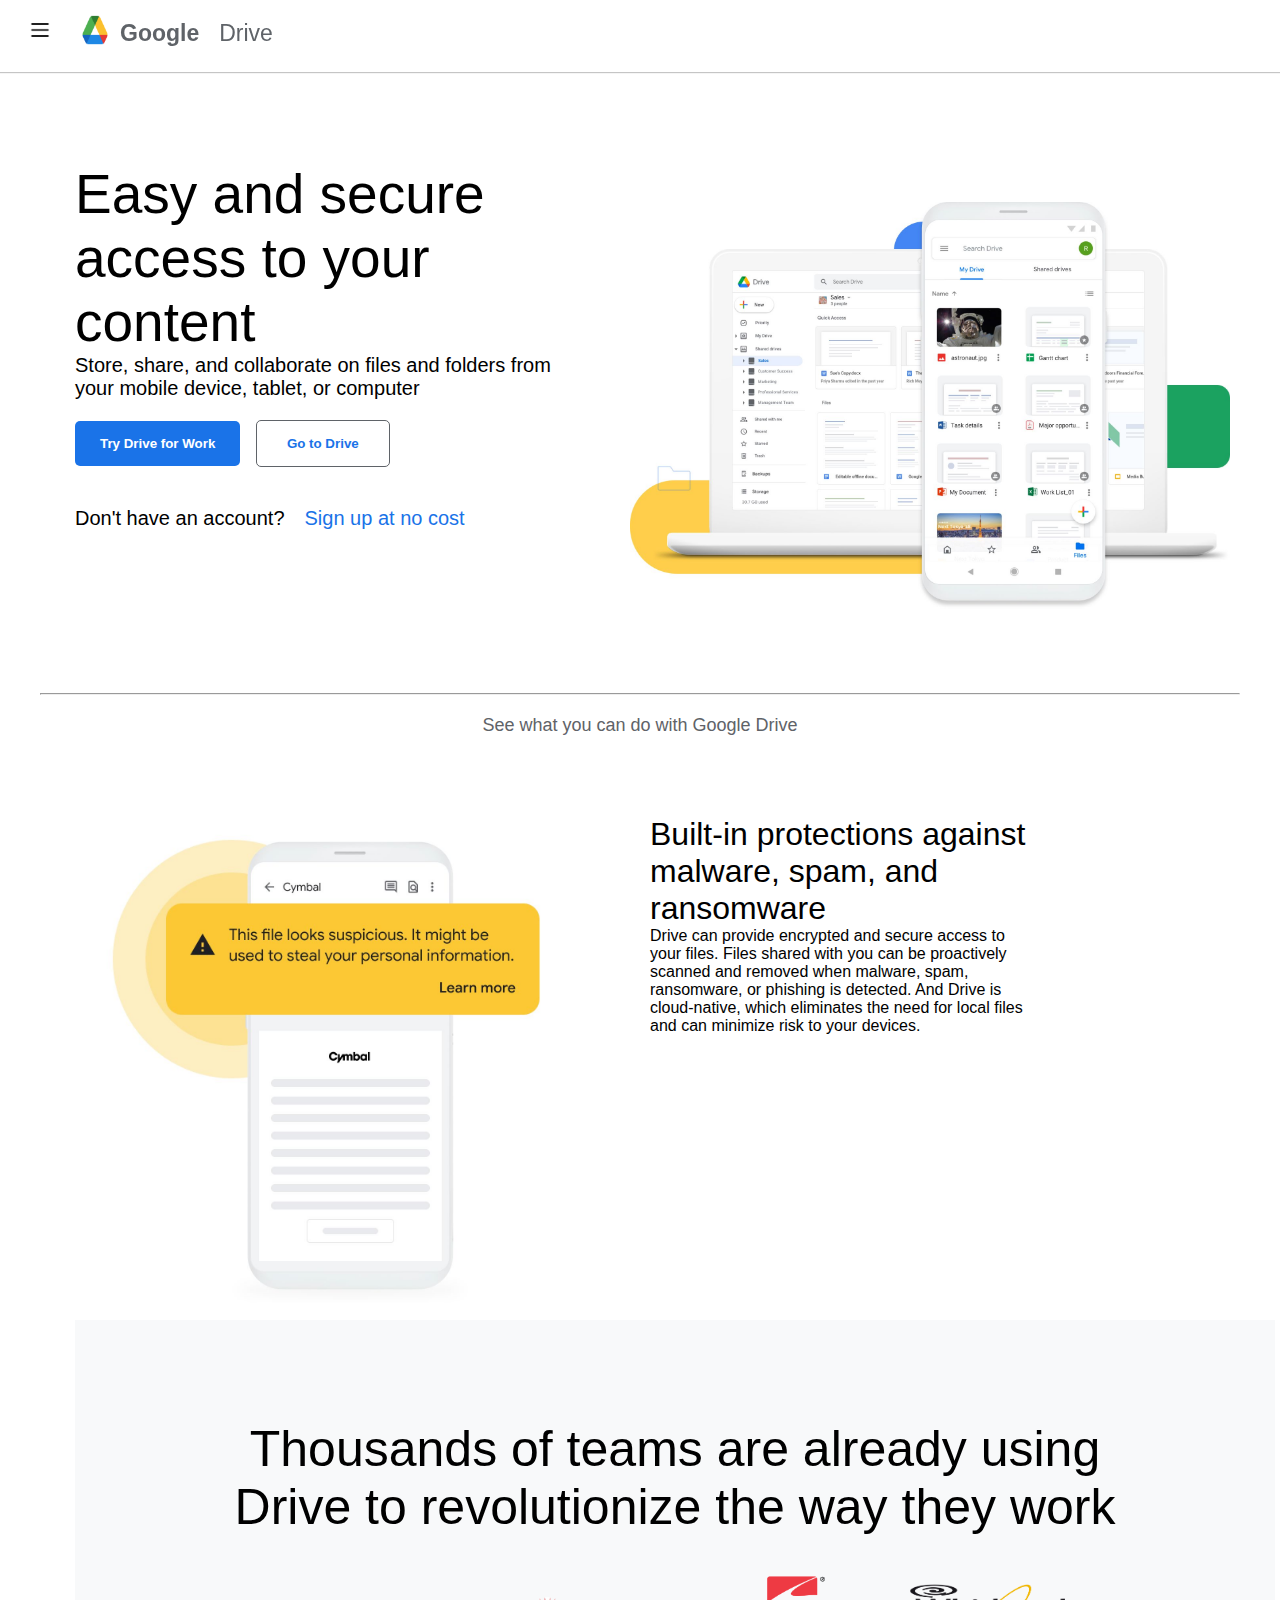
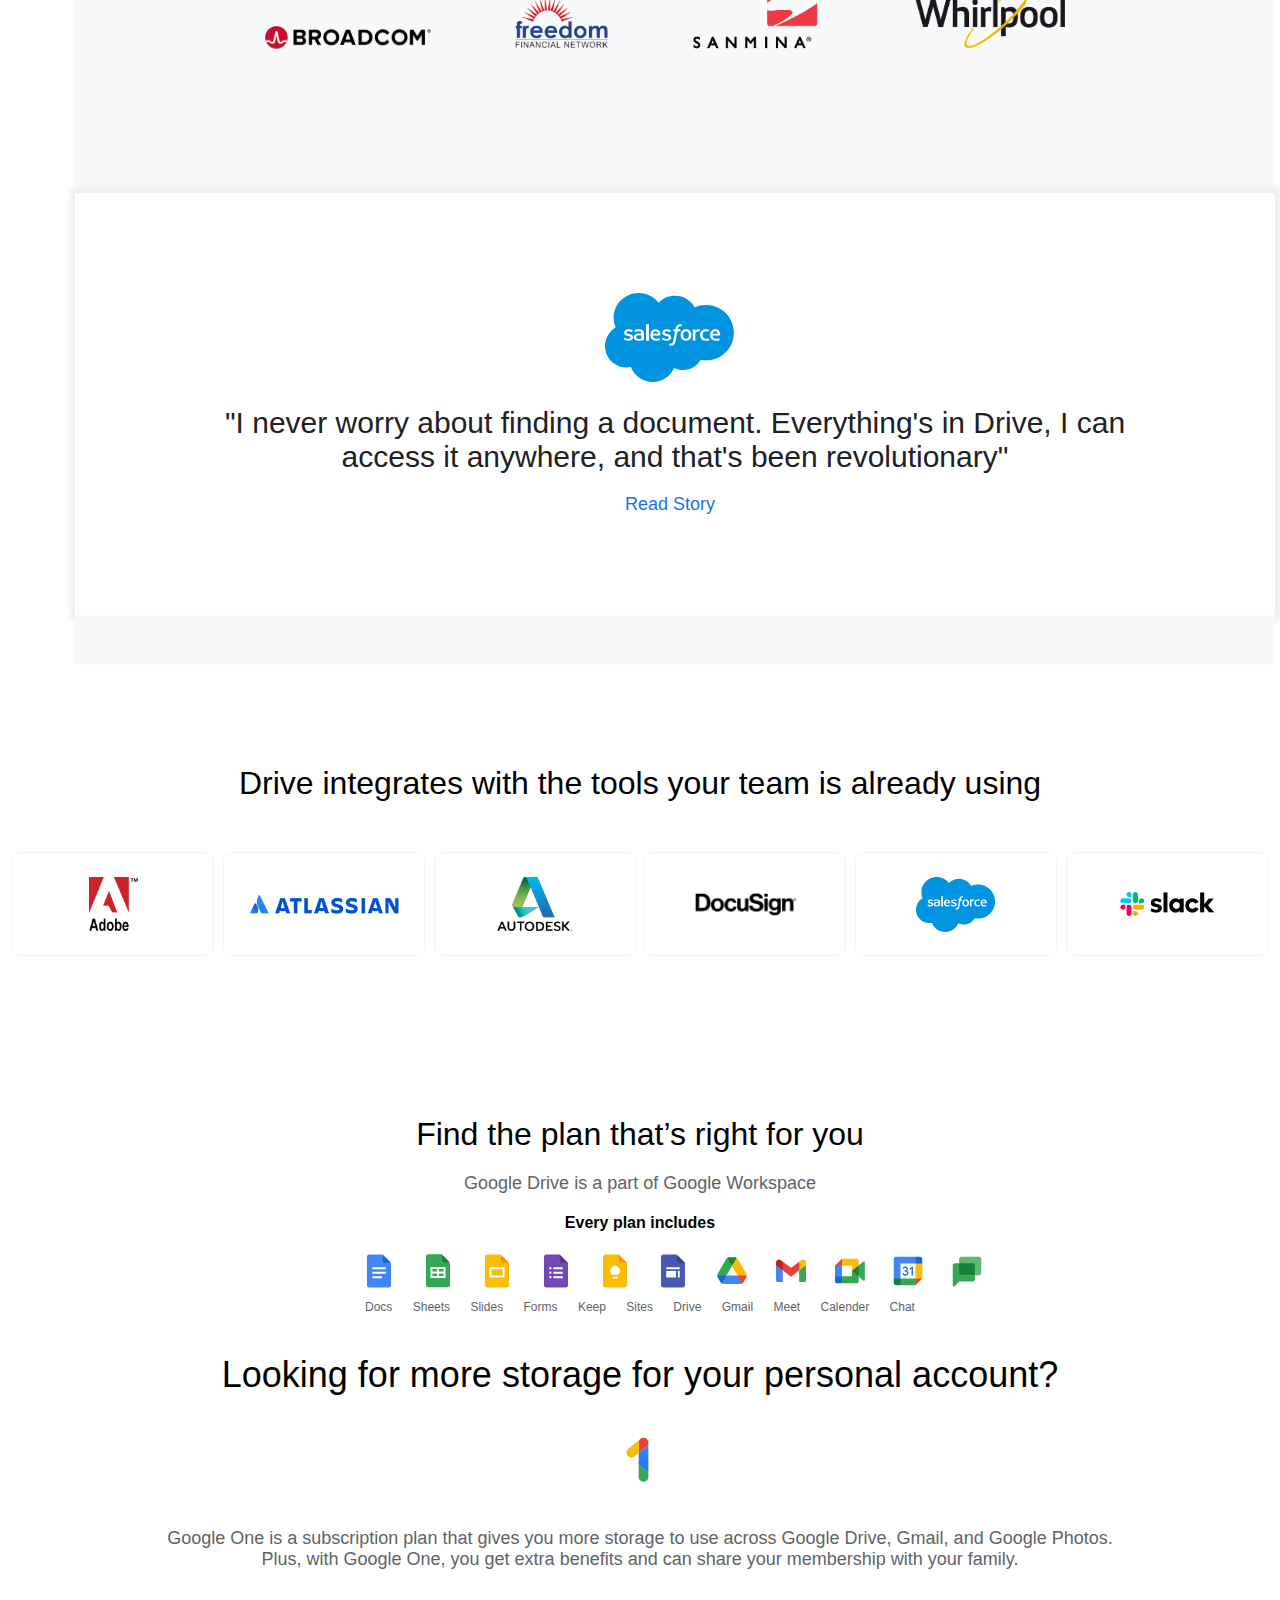
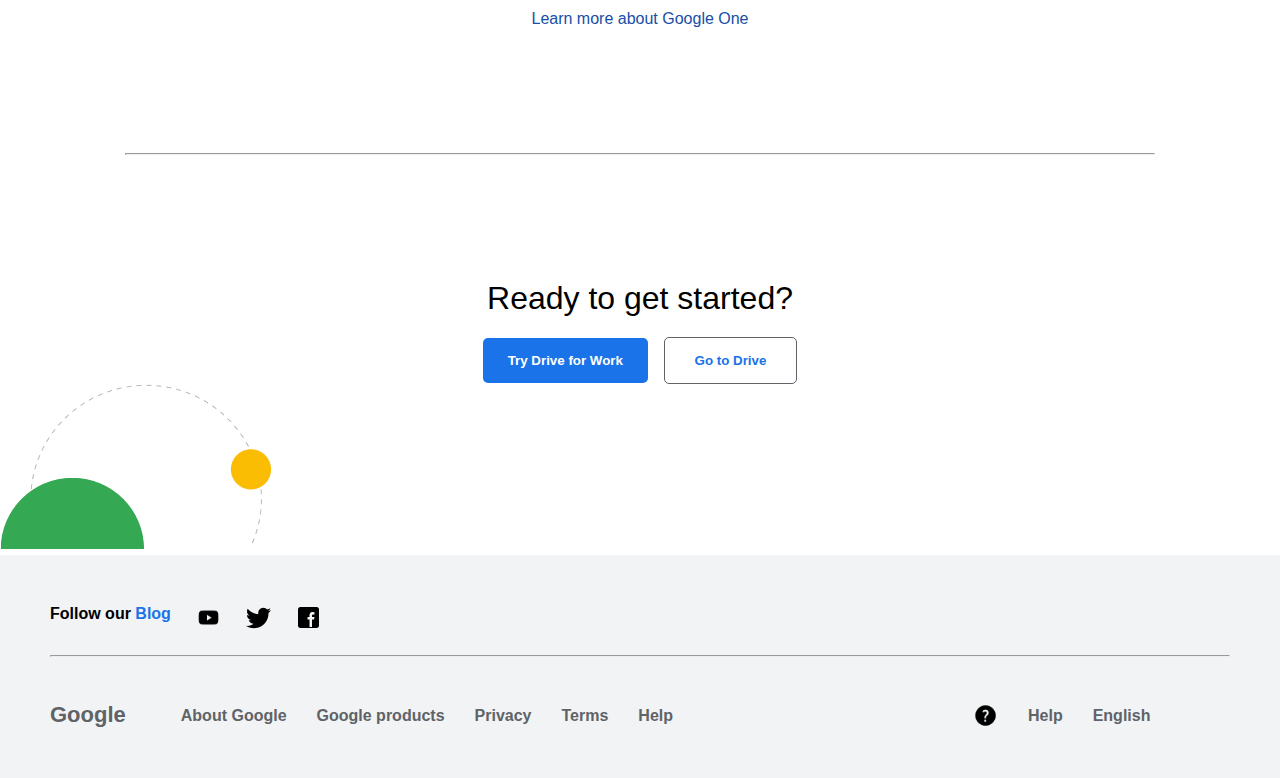
<file: Google drive/index.html>
<!DOCTYPE html>
<html lang="en">
<head>
    <meta charset="UTF-8">
    <meta name="viewport" content="width=device-width, initial-scale=1.0">
    <title>Document</title>
    <link rel="stylesheet" href="styles.css">
</head>
<body>
    <nav>
        <div class="hamburger">
            <img src="icons8-menu-50.png" alt="">
        </div>
        <div class="google-logo">
            <img src="icons8-google-drive-48.png" alt="google-logo">
            <div class="google-logo-text">
                <p class="google-logo-text-p1">Google</p>
                <p class="google-logo-text-p2">Drive</p>
            </div>
        </div>
    </nav>

    <hr>
    <div class="section-two">
        <div class="section-two-p1">
            <h1>Easy and secure access to your content</h1>
            <p class="section-two-text">Store, share, and collaborate on files and folders from your mobile device, tablet, or computer</p>
            <div class="section-two-btn">
                <button class="try-drive">Try Drive for Work</button>
                <button class="go-drive">Go to Drive</button>
            </div>
            <div class="sign-up">
                <p>Don't have an account?</p>
                <p class="no-cost">Sign up at no cost</p>
            </div>
        </div>
        <div>
        <img src="Google_Drive_img1.jpg" alt="">
        </div>
    </div>

    <div class="horizontal">
        <hr>
        <div class="horizontal-text">
            <p>See what you can do with Google Drive</p>
        </div>
    </div>

    <div class="section-three">
        <div class="section-three-img">
            <img src="Google_Drive_img2.jpg" alt="">
        </div>
        <div class="section-three-text">
            <span>Built-in protections against malware, spam, and ransomware</span>
            <p>Drive can provide encrypted and secure access to your files. Files shared with you can be proactively scanned and removed when malware, spam, ransomware, or phishing is detected. And Drive is cloud-native, which eliminates the need for local files and can minimize risk to your devices.</p>
        </div>
    </div>

    <div class="section-four">
        <div class="section-four-text">
            <p>Thousands of teams are already using <br> Drive to revolutionize the way they work</p>
        </div>
        <div class="section-four-img">
            <div >
                <img src="Broadcom.svg" alt="">
                <img src="logo_Freedom.svg" alt="">
                <img src="logo_Sanmina.svg" alt="">
                <img src="logo_Whirlpool.svg" alt="">
            </div>
        </div>
    </div>
    <div class="section-four-p1">
        <div>
            <div class="section-four-p1-img">
                <img src="logo_Salesforce.svg" alt="">
            </div>
            <p>"I never worry about finding a document. Everything's in Drive, I can access it anywhere, and that's been revolutionary"</p>
            <span class="read">Read Story</span>
        </div>
    </div>
    <div class="section-four-">
    </div>
    <div class="integrates">
        <div>
            <p class="integrates-text">Drive integrates with the tools your team is already using</p>
        </div>
        <div class="integrates-img">
        <img src="logo-Adobe.svg" alt="">
        <img src="logo-Atlassian.svg" alt="">
        <img src="logo-Autodesk.svg" alt="">
        <img src="logo-Docusign.svg" alt="">
        <img src="logo-Salesforce.svg" alt="">
        <img src="logo-Slack.svg" alt="">
        </div>
    </div>

    <div class="section-five">
        <div class="section-five-text">
            <p class="section-five-head">Find the plan that’s right for you</p>
            <p class="section-five-subhead">Google Drive is a part of Google Workspace</p>
            <p class="section-five-minhead">Every plan includes</p>
        </div>
        <div class="section-five-img">
            <img src="docs.svg" alt="">
            <img src="sheets.svg" alt="">
            <img src="slides.svg" alt="">
            <img src="forms.svg" alt="">
            <img src="keep.svg" alt="">
            <img src="sites.svg" alt="">
            <img src="drive.svg" alt="">
            <img src="gmail.svg" alt="">
            <img src="meet.svg" alt="">
            <img src="calendar.svg" alt="">
            <img src="chat.svg" alt="">
        </div>
        <div class="section-five-list">
            <p>Docs</p>
            <p>Sheets</p>
            <p>Slides</p>
            <p>Forms</p>
            <p>Keep</p>
            <p>Sites</p>
            <p>Drive</p>
            <p>Gmail</p>
            <p>Meet</p>
            <p>Calender</p>
            <p>Chat</p>
        </div>
    </div>

    <div class="section-six">
        <div class="section-six-head">
            <p>Looking for more storage for your personal account?</p>
        </div>
        <div class="section-six-img">
            <img src="logo_one_color_1x_web_48dp.png" alt="">
        </div>
        <div class="section-six-text">
            <p>Google One is a subscription plan that gives you more storage to use across Google Drive, Gmail, and Google Photos. Plus, with Google One, you get extra benefits and can share your membership with your family.</p>
            <span>Learn more about Google One</span>
        </div>
    </div>
    <div class="line">
        <hr>
    </div>

    <div class="section-seven">
        <div class=" section-seven-text">
            <p>Ready to get started?</p>
        </div>
        <div class="section-two2">
            <div class="section-two-p12">
                <h1></h1>
                <p class=""></p>
                <div class="section-two-btn2">
                    <button class="try-drive2">Try Drive for Work</button>
                    <button class="go-drive2">Go to Drive</button>
                </div>
            </div>
        </div>
    </div>

    <img src="backgrong img.png" alt="">

    <footer>
        <div class="footer">
        <p>Follow our <span>Blog</span></p>
        <img src="icons8-youtube-64.png" alt="">
        <img src="icons8-twitter-50.png" alt="">
        <img src="icons8-facebook-50.png" alt="">
    </div>

    <hr>

    <div class="section-seven-end">
        <span>Google</span>
        <p>About Google</p>
        <p>Google products</p>
        <p>Privacy</p>
        <p>Terms</p>
        <p>Help</p>
        <div  class="end">
            <img src="icons8-question-mark-64.png" alt="">
            <p>Help</p>
            <p>English</p>
        </div>
    </div>

    </footer>

</body>
</html>
</file>
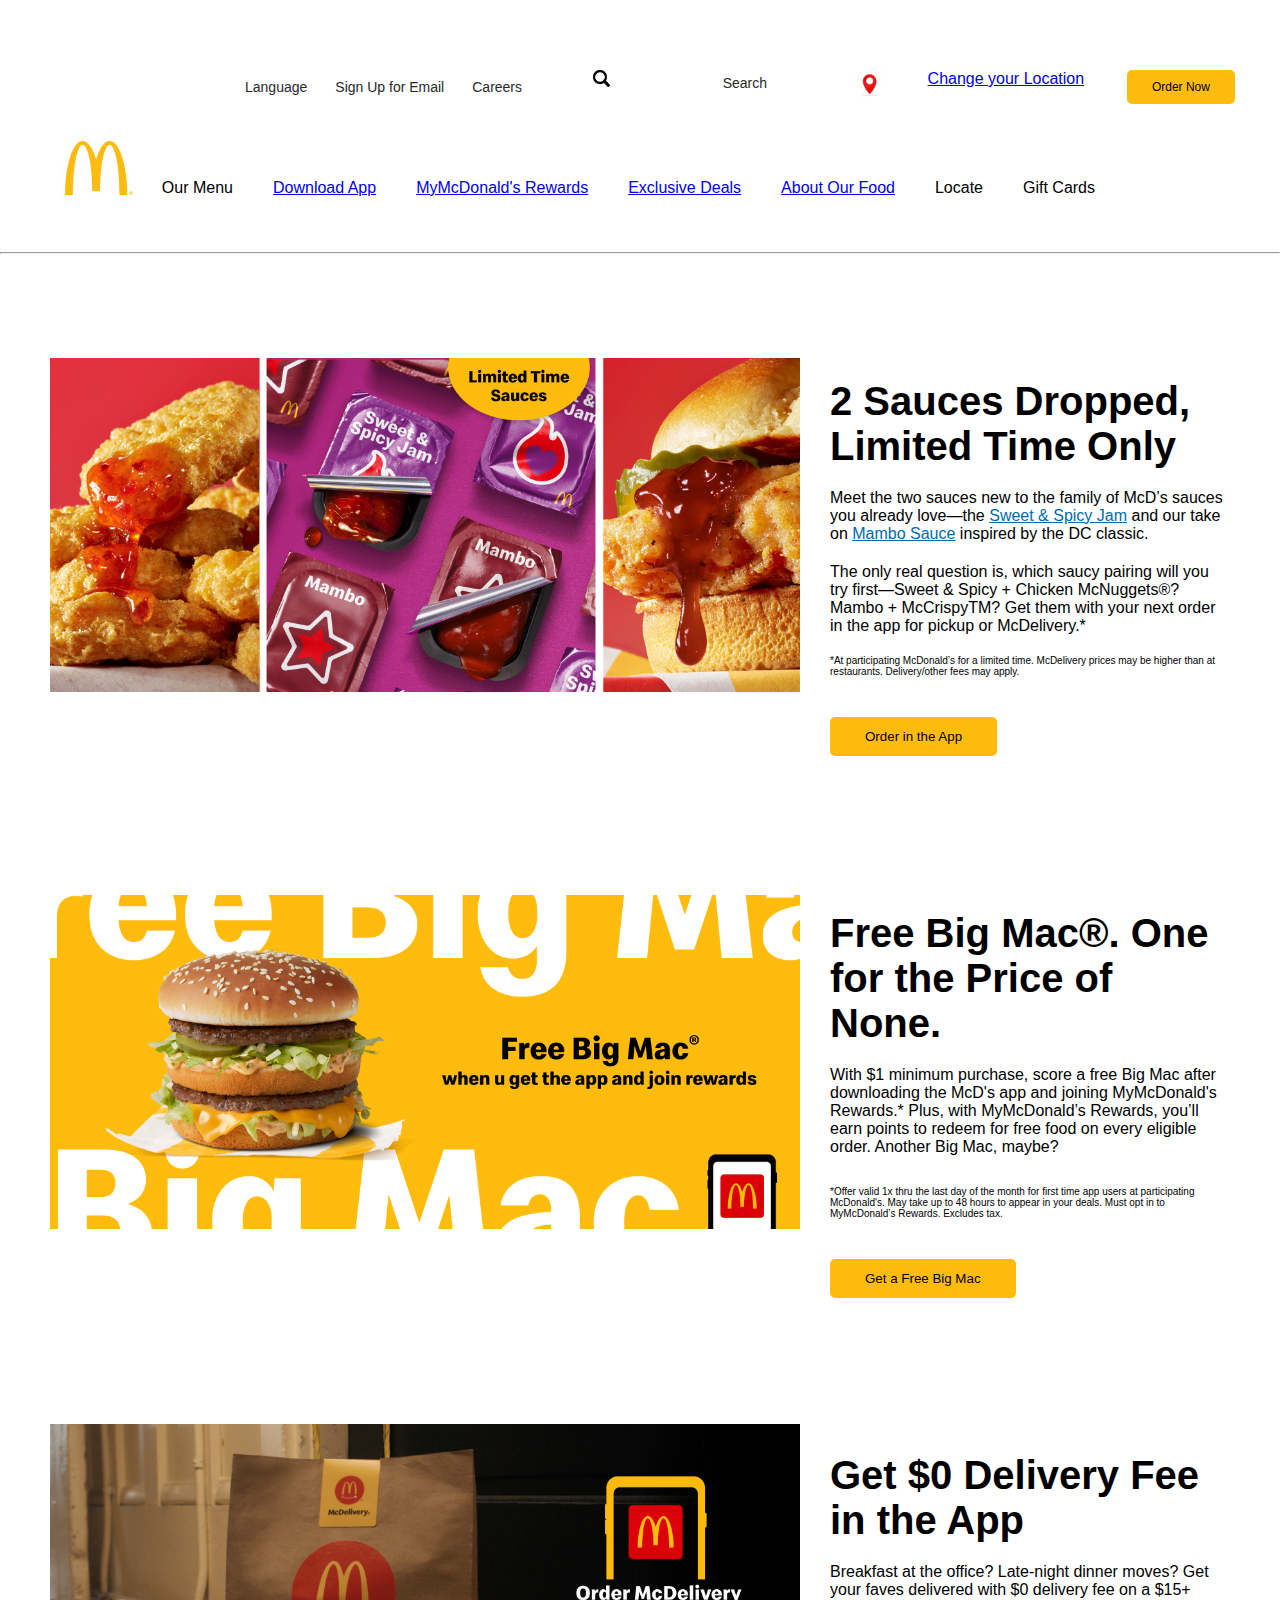
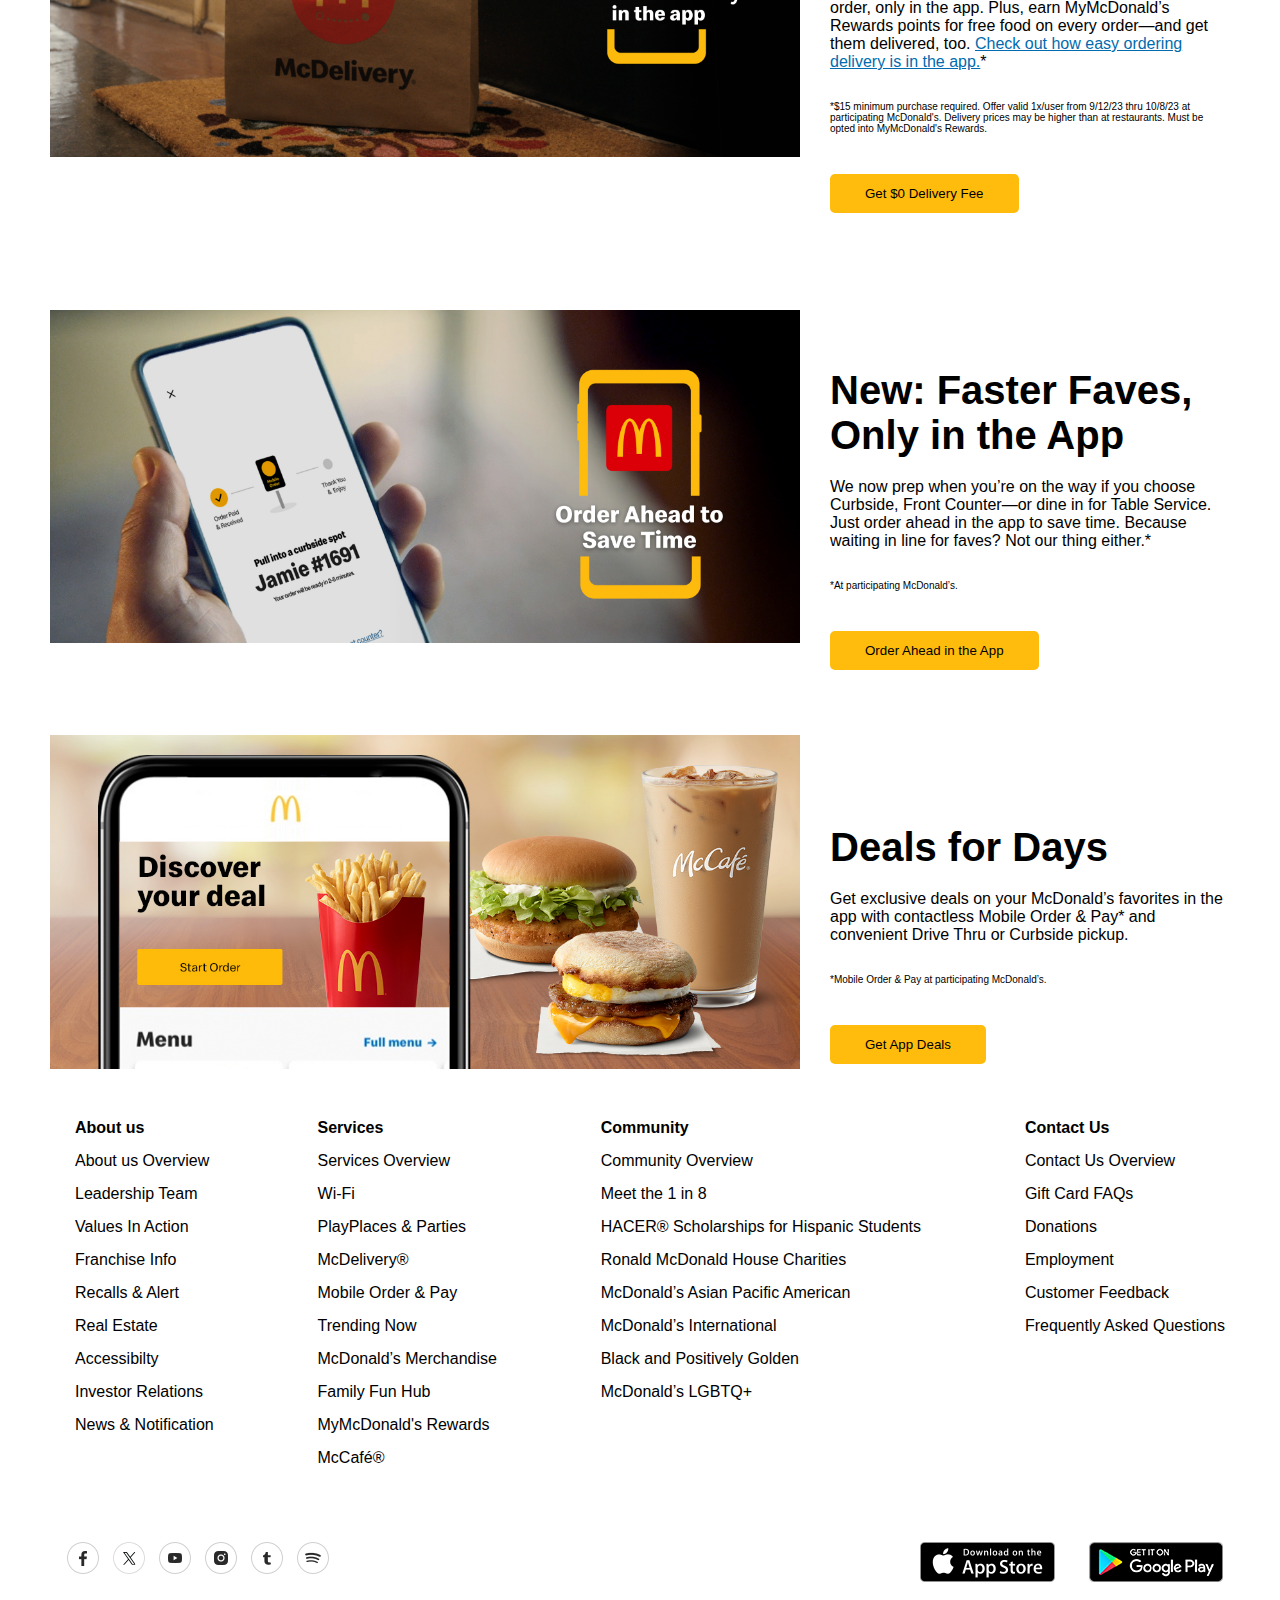
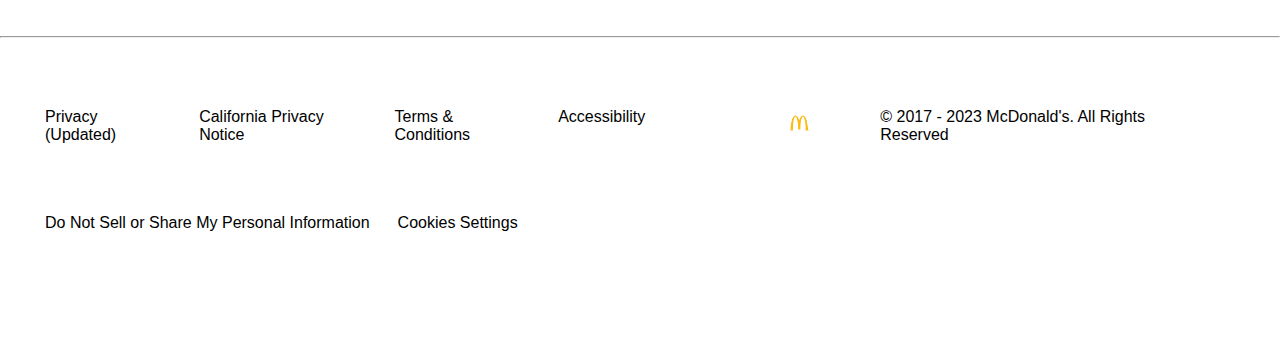
<file: McDonalds/Class/index.html>
<!DOCTYPE html>
<html lang="en">
<head>
    <meta charset="UTF-8">
    <meta name="viewport" content="width=device-width, initial-scale=1.0">
    <title>Document</title>
    <link rel="stylesheet" href="css/styles.css">

</head>
<body>
    <div class="nav">
        <div class="list-items-2">
            <ul> 
                <li>Language</li>
                <li>Sign Up for Email</li>
                <li>Careers</li>
            </ul>
        </div>
    <div class="align">    
        <div class="logo">
            <img src="img/Search.jpg" alt="search logo">
        </div>
    </div>
        <div class="nav">
            <div class="list-items-3">
                <ul> 
                    <li>Search</li>
                </ul>
            </div>
        </div>
        <div class="list-items">
            <img src="img/location_icon.png" alt="">
        </div>
        <div class="location">
            <li><a href="#"> Change your Location</a></li>
        </div>
        <div class="btn-nav">
            <button>Order Now</button>
        </div>
    </div>


    <div class="nav">
        <div class="cursor">
            <li><img src="img/logo.jpg" alt="mcDonald's logo"></li>
        </div>
        <div class="list-items">
            <ul>
                <li>Our Menu</li>
                <li><a href="download app.html">Download App</a></li>
                <li><a href="mymcds.html">MyMcDonald's Rewards</a></li>
                <li><a href="exclusive deals.html">Exclusive Deals</a></li>
                <li><a href="about our food.html">About Our Food</a></li>
                <li>Locate</li>
                <li>Gift Cards</li>
            </ul>
        </div>
    </div>

    <hr>
    
    <div class="section-one">
        <img src="img/img1.jpg" alt="">
        <div class="section-text">
            <h1>2 Sauces Dropped, Limited Time Only</h1>
            <p class="section-text-p1">Meet the two sauces new to the family of McD’s sauces you already love—the <span><a href="#">Sweet & Spicy Jam</a></span> and our take on <span><a href="#">Mambo Sauce</a></span> inspired by the DC classic.</p>
            <p class="section-text-p2">The only real question is, which saucy pairing will you try first—Sweet & Spicy + Chicken McNuggets®? Mambo + McCrispyTM? Get them with your next order in the app for pickup or McDelivery.*</p>
            <p class="section-text-p3">*At participating McDonald’s for a limited time. McDelivery prices may be higher than at restaurants. Delivery/other fees may apply.</p>
            <div class="section-btn">
                <button>Order in the App</button>
            </div>
        </div>
    </div>

    <div class="section-one">
        <img src="img/img_one.jpg" alt="">
        <div class="section-text">
            <h1>Free Big Mac®. One for the Price of None.</h1>
            <p class="section-text-p1">With $1 minimum purchase, score a free Big Mac after downloading the McD's app and joining MyMcDonald's Rewards.* Plus, with MyMcDonald’s Rewards, you’ll earn points to redeem for free food on every eligible order. Another Big Mac, maybe?</p>
            <p class="section-text-p3">*Offer valid 1x thru the last day of the month for first time app users at participating McDonald's. May take up to 48 hours to appear in your deals. Must opt in to MyMcDonald’s Rewards. Excludes tax.</p>
            <div class="section-btn">
                <button>Get a Free Big Mac</button>
            </div>
        </div>
    </div>

    <div class="section-one">
        <img src="img/img_two.jpg" alt="">
        <div class="section-text">
            <h1>Get $0 Delivery Fee in the App</h1>
            <p class="section-text-p1">Breakfast at the office? Late-night dinner moves? Get your faves delivered with $0 delivery fee on a $15+ order, only in the app. Plus, earn MyMcDonald’s Rewards points for free food on every order—and get them delivered, too. <span><a href="#">Check out how easy ordering delivery is in the app.</a>*</p>
            <p class="section-text-p3">*$15 minimum purchase required. Offer valid 1x/user from 9/12/23 thru 10/8/23 at participating McDonald's. Delivery prices may be higher than at restaurants. Must be opted into MyMcDonald's Rewards.</p>
            <div class="section-btn">
                <button>Get $0 Delivery Fee</button>
            </div>
        </div>
    </div>
    
    <div class="section-one">
        <img src="img/img_three.jpg" alt="">
        <div class="section-text">
            <h1>New: Faster Faves, Only in the App</h1>
            <p class="section-text-p1">We now prep when you’re on the way if you choose Curbside, Front Counter—or dine in for Table Service. Just order ahead in the app to save time. Because waiting in line for faves? Not our thing either.*</p>
            <p class="section-text-p3">*At participating McDonald’s.</p>
            <div class="section-btn">
                <button>Order Ahead in the App</button>
            </div>
        </div>
    </div>

    <div class="section-one">
        <img src="img/img_four.jpg" alt="">
        <div class="section-text">
            <h1>Deals for Days</h1>
            <p class="section-text-p1">Get exclusive deals on your McDonald’s favorites in the app with contactless Mobile Order & Pay* and convenient Drive Thru or Curbside pickup.</p>
            <p class="section-text-p3">*Mobile Order & Pay at participating McDonald’s.</p>
            <div class="section-btn">
                <button>Get App Deals</button>
            </div>
        </div>
    </div>

    <footer>
        <ul>
            <li class="list-items-header">About us</li>
            <li>About us Overview</li>
            <li>Leadership Team</li>
            <li>Values In Action</li>
            <li>Franchise Info</li>
            <li>Recalls & Alert</li>
            <li>Real Estate</li>
            <li>Accessibilty</li>
            <li>Investor Relations</li>
            <li>News & Notification</li>
        </ul>

        <ul>
            <li class="list-items-header">Services</li>
            <li>Services Overview</li>
            <li>Wi-Fi</li>
            <li>PlayPlaces & Parties</li>
            <li>McDelivery®</li>
            <li>Mobile Order & Pay</li>
            <li>Trending Now</li>
            <li>McDonald’s Merchandise</li>
            <li>Family Fun Hub</li>
            <li>MyMcDonald's Rewards</li>
            <li>McCafé®</li>
        </ul>

        <ul>         
            <li class="list-items-header">Community</li>
            <li>Community Overview</li>
            <li>Meet the 1 in 8</li>
            <li>HACER® Scholarships for Hispanic Students</li>
            <li>Ronald McDonald House Charities</li>
            <li>McDonald’s Asian Pacific American</li>
            <li>McDonald’s International</li>
            <li>Black and Positively Golden</li>
            <li>McDonald’s LGBTQ+</li>
        </ul>

        <ul>
            <li class="list-items-header">Contact Us</li>
            <li>Contact Us Overview</li>
            <li>Gift Card FAQs</li>
            <li>Donations</li>
            <li>Employment</li>
            <li>Customer Feedback</li>
            <li>Frequently Asked Questions</li>
        </ul>
    </footer>

    <div class="socials">
        <div>
            <ul>
                <li><img src="img/facebook.png" alt=""></li>
                <li><img src="img/x.png" alt=""></li>
                <li><img src="img/youtube.png" alt=""></li>
                <li><img src="img/instagram.png" alt=""></li>
                <li><img src="img/tumblr.png" alt=""></li>
                <li><img src="img/spotify.png" alt=""></li>
            </ul>
        </div>
        <div>
            <ul>
            <li><img src="img/app_store_badge.png" alt=""></li>
            <li><img src="img/google_play_badge.png" alt=""></li>
        </ul>
        </div>
    </div>

    <hr>
    <div class="nav">
        <div class="list-items">
            <ul>
                <li>Privacy (Updated)</li>
                <li>California Privacy Notice</li>
                <li>Terms & Conditions</li>
                <li>Accessibility</li>
            </ul>
        </div>
        <div class="logo">
            <img src="img/logo.jpg" alt="mcDonald's logo">
        </div>
        <div class="list-items">
            <li>© 2017 - 2023 McDonald's. All Rights Reserved</li>
        </div>
    </div>

    <div class="nav">
        <div class="list-item">
            <ul class="cursor">
                <li>Do Not Sell or Share My Personal Information</li>
                <li>Cookies Settings</li>
            </ul>
        </div>
    </div>

    
</body>
</html>
</file>
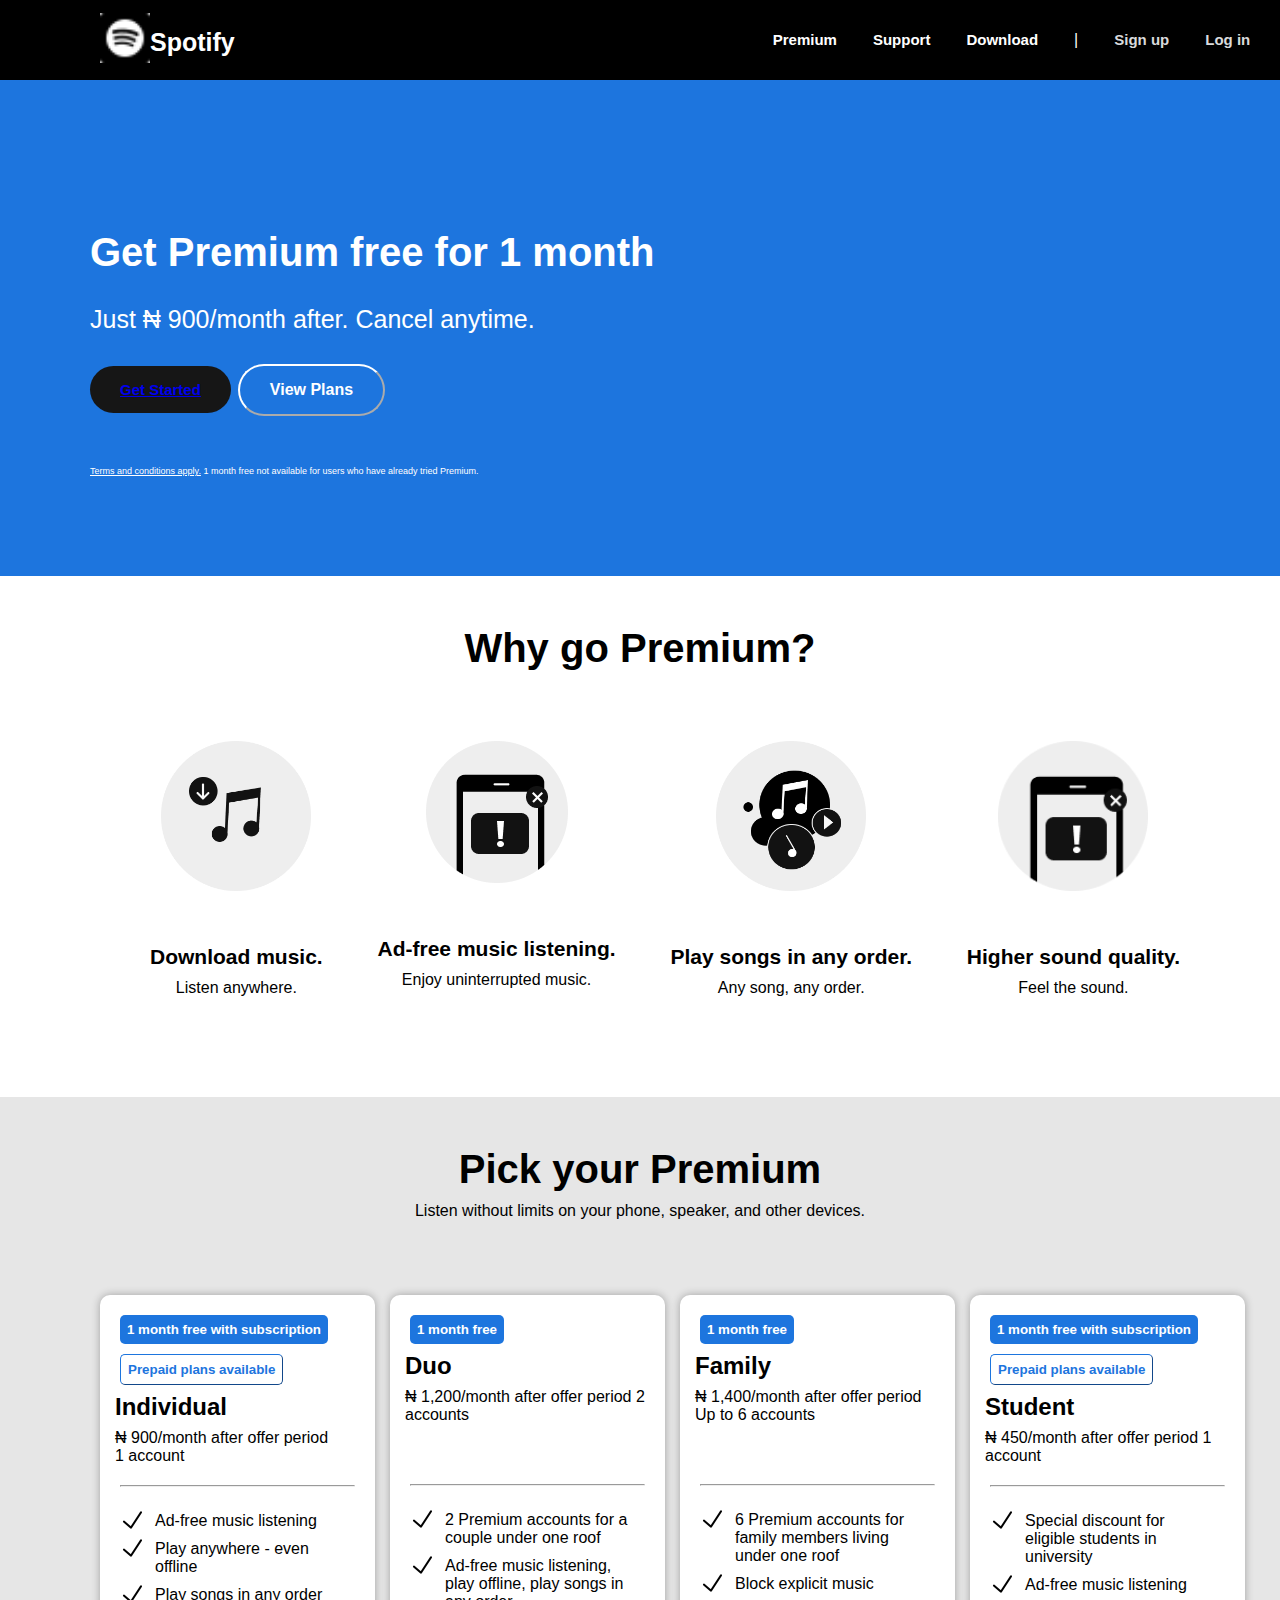
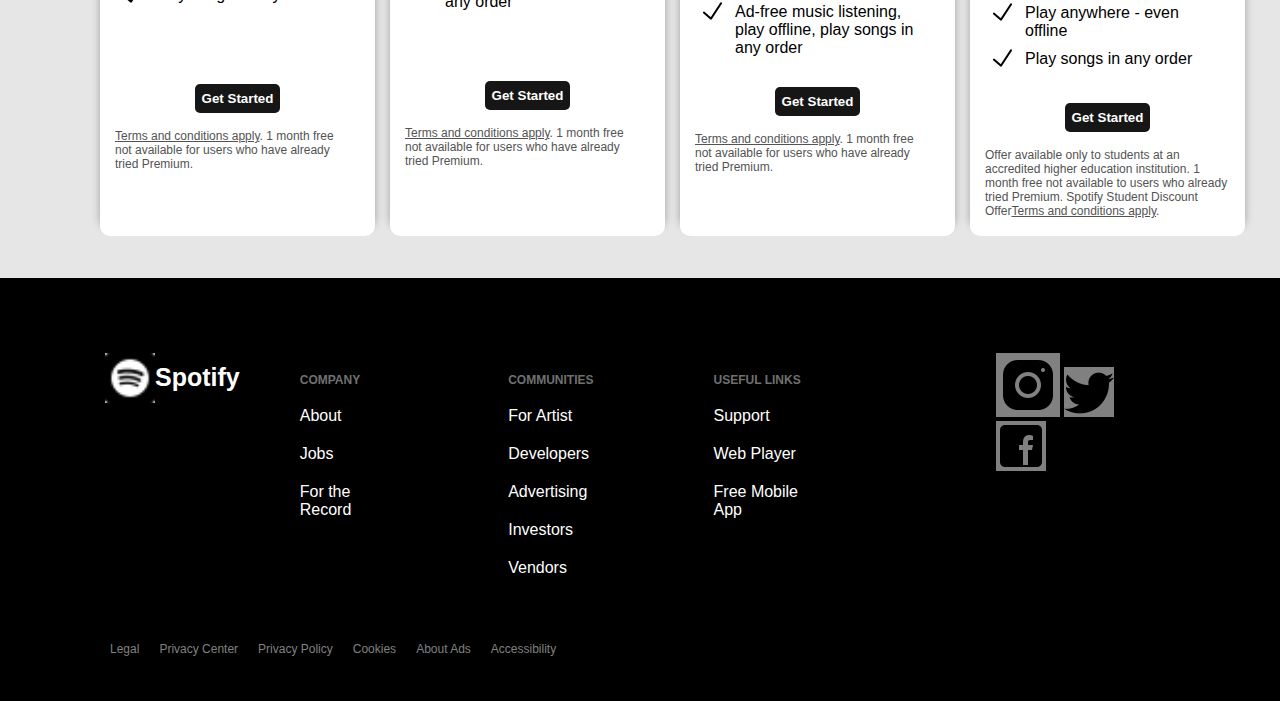
<file: Spotify/spotify.html>
<!DOCTYPE html>
<html lang="en">
<head>
    <meta charset="UTF-8">
    <meta name="viewport" content="width=device-width, initial-scale=1.0">
    <title>Document</title>
    <link rel="stylesheet" href="spotify.css">
</head>
<body>
    <nav class="nav1">
        <div class="spotify-logo">
            <img src="icons8-spotify-24 (1).png" alt="spotify-logo">
        </div>
        <div class="spotify-text">
            <p>Spotify</p>
        </div>
        <div class="header">
            <div>
                <p class="header-p1">Premium</p>
                <p class="header-p1">Support</p>
                <p class="header-p1">Download</p>
                <p class="header-p3">|</p>
                <p class="header-p2">Sign up</p>
                <p class="header-p2">Log in</p>
            </div>
        </div>
    </nav>

    <nav class="nav2">
        <div class="second-header-p1">
            <p>Get Premium free for 1 month</p>
        </div>
        <div class="second-header-p2">
            <p>Just ₦ 900/month after. Cancel anytime.</p>
        </div>
        <div class="second-header-btn">
            <button class="second-header-btn1"><a href="get-started.html">Get Started</a></button>
            <button class=" second-header-btn2">View Plans</button>
        </div>
        <div class="second-header-p3">
            <p><span>Terms and conditions apply.</span> 1 month free not available for users who have already tried Premium.</p>
        </div>
    </nav>

    <nav class="nav3">
        <div class="body-p1">
            <p>Why go Premium?</p>
        </div>
        <div class="body-end">
            <div class="body-img1">
                <img src="spotify-img1.png" alt="">
                <p class="body-text-p1">Download music.</p>
                <p class="body-text-p2">Listen anywhere.</p>
            </div>
            <div class="body-img2">
                <img src="spotify-img2.png" alt="">
                <p class="body-text-p1">Ad-free music listening.</p>
                <p class="body-text-p2">Enjoy uninterrupted music.</p>
            </div>
            <div class="body-img3">
                <img src="spotify-img3.png" alt="">
                <p class="body-text-p1">Play songs in any order.    </p>
                <p class="body-text-p2">Any song, any order.</p>
            </div>
            <div class="body-img4">
                <img src="spotify-img2.png" alt="">
                <p class="body-text-p1">Higher sound quality.</p>
                <p class="body-text-p2">Feel the sound.</p>
            </div>
        </div>
    </nav>

    <nav class="nav4">
        <div class="section4-text">
            <p class="section4-text-p1">Pick your Premium</p>
            <p class="section4-text-p2">Listen without limits on your phone, speaker, and other devices.</p>
        </div>
        <div class="section4-payment">
            <div class="section4-payment-p1">
                <button class="section4-payment-btn1">1 month free with subscription</button><br>
                <button class="section4-payment-btn2">Prepaid plans available</button>
                <p class="section4-payment-textp1">Individual</p>
                <p class="section4-payment-textp2">₦ 900/month after offer period<br>1 account</p>
                <div class="line4">
                    <hr>
                </div>
                <div class="section4-payment-p2">
                    <ul>
                        <div class="section4-payment-p2-1">
                            <img src="icons8-check-mark-50.png" alt="">
                            <p>Ad-free music listening</p>
                        </div>
                        <div class="section4-payment-p2-1">
                            <img src="icons8-check-mark-50.png" alt="">
                            <p>Play anywhere - even <br> offline</p>
                        </div>
                        <div class="section4-payment-p2-1">
                            <img src="icons8-check-mark-50.png" alt="">
                            <p>Play songs in any order</p>
                    </ul>
                </div>
                <div class="section4-payment-btn3-head">
                    <button class="section4-payment-btn3">Get Started</button>
                </div>
                <p class="section4-text-p3"><span>Terms and conditions apply</span>. 1 month free <br> not available for users who have already <br> tried Premium.</p>
            </div>

            <div class="section5-payment-p1">
                <button class="section5-payment-btn1">1 month free</button><br>
                <p class="section5-payment-textp1">Duo</p>
                <p class="section5-payment-textp2">₦ 1,200/month after offer period 2 accounts</p>
                <div class="line5">
                    <hr>
                </div>
                <div class="section5-payment-p2">
                    <ul>
                        <div class="section5-payment-p2-1">
                            <img src="icons8-check-mark-50.png" alt="">
                            <p>2 Premium accounts for a couple under one roof</p>
                        </div>
                        <div class="section5-payment-p2-1">
                            <img src="icons8-check-mark-50.png" alt="">
                            <p>Ad-free music listening, play offline, play songs in any order</p>
                        </div>
                    </ul>
                </div>
                <div class="section5-payment-btn3-head">
                    <button class="section5-payment-btn3">Get Started</button>
                </div>
                <p class="section5-text-p3"><span>Terms and conditions apply</span>. 1 month free <br> not available for users who have already <br> tried Premium.</p>
            </div>

            <div class="section6-payment-p1">
                <button class="section6-payment-btn1">1 month free</button><br>
                <p class="section6-payment-textp1">
                    Family</p>
                <p class="section6-payment-textp2">₦ 1,400/month after offer period Up to 6 accounts</p>
                <div class="line6">
                    <hr>
                </div>
                <div class="section6-payment-p2">
                    <ul>
                        <div class="section6-payment-p2-1">
                            <img src="icons8-check-mark-50.png" alt="">
                            <p>6 Premium accounts for family members living under one roof</p>
                        </div>
                        <div class="section6-payment-p2-1">
                            <img src="icons8-check-mark-50.png" alt="">
                            <p>Block explicit music</p>
                        </div>
                        <div class="section6-payment-p2-1">
                            <img src="icons8-check-mark-50.png" alt="">
                            <p>Ad-free music listening, play offline, play songs in any order</p>
                    </ul>
                </div>
                <div class="section6-payment-btn3-head">
                    <button class="section6-payment-btn3">Get Started</button>
                </div>
                <p class="section6-text-p3"><span>Terms and conditions apply</span>. 1 month free <br> not available for users who have already <br> tried Premium.</p>
            </div>

            <div class="section7-payment-p1">
                <button class="section7-payment-btn1">1 month free with subscription</button><br>
                <button class="section7-payment-btn2">Prepaid plans available</button>
                <p class="section7-payment-textp1">Student</p>
                <p class="section7-payment-textp2">₦ 450/month after offer period 1 account</p>
                <div class="line7">
                    <hr>
                </div>
                <div class="section7-payment-p2">
                    <ul>
                        <div class="section7-payment-p2-1">
                            <img src="icons8-check-mark-50.png" alt="">
                            <p>Special discount for eligible students in university</p>
                        </div>
                        <div class="section7-payment-p2-1">
                            <img src="icons8-check-mark-50.png" alt="">
                            <p>Ad-free music listening</p>
                        </div>
                        <div class="section7-payment-p2-1">
                            <img src="icons8-check-mark-50.png" alt="">
                            <p>Play anywhere - even offline</p>
                        </div>
                        <div class="section7-payment-p2-1">
                            <img src="icons8-check-mark-50.png" alt="">
                            <p>Play songs in any order</p>
                        </div>
                    </ul>
                </div>
                <div class="section7-payment-btn3-head">
                    <button class="section7-payment-btn3">Get Started</button>
                </div>
                <p class="section7-text-p3">Offer available only to students at an accredited higher education institution. 1 month free not available to users who already tried Premium. Spotify Student Discount Offer<span>Terms and conditions apply</span>.</p>
            </div>
        </div>
    </nav>

    <footer>
        <nav class="nav5">
            <div class="footer-p1">
                <div class="footer-spotify-logo">
                    <img src="icons8-spotify-24 (1).png" alt="spotify-logo">
                </div>
                <div class="footer-spotify-text">
                    <p>Spotify</p>
                </div>
               <div class="footer-p2">
                    <p class="footer-subset">COMPANY</p>
                    <p class="footer-subset2">About</p>
                    <p class="footer-subset2">Jobs</p>
                    <p class="footer-subset2">For the Record</p>
                </div>
                <div class="footer-p2">
                    <p class="footer-subset">COMMUNITIES</p>
                    <p class="footer-subset2">For Artist</p>
                    <p class="footer-subset2">Developers</p>
                    <p class="footer-subset2">Advertising</p>
                    <p class="footer-subset2">Investors</p>
                    <p class="footer-subset2">Vendors</p>
                </div>
                <div class="footer-p2">
                    <p class="footer-subset">USEFUL LINKS</p>
                    <p class="footer-subset2">Support</p>
                    <p class="footer-subset2">Web Player</p>
                    <p class="footer-subset2">Free Mobile App</p>
                </div>
                <div class="footer-img">
                    <img src="icons8-instagram-64.png" alt="">
                    <img src="icons8-twitter-50.png" alt="">
                    <img src="icons8-facebook-50.png" alt="">
                </div>
            </div>
            <div class="footer-end">
                <p class="footer-subset3">Legal</p>
                <p class="footer-subset3">Privacy Center</p>
                <p class="footer-subset3">Privacy Policy</p>
                <p class="footer-subset3"> Cookies</p>
                <p class="footer-subset3"> About Ads</p>
                <p class="footer-subset3">Accessibility</p>
            </div>
 
        </nav>
    </footer>
    
</body>
</html>
</file>
<file: Google drive/styles.css>
*{
    margin: 0px;
    padding: 0px;
    font-family: "Google Sans Display",Arial,Helvetica,sans-serif;

}
nav{
    padding: 10px 20px;
    display: flex;
    box-shadow: 0px 1px 1px 0px rgba(177, 177, 177, 0.75);
    position: fixed;
    top: 0;
    background-color: white;
    width: 100%;
}
.hamburger img{
    width: 20px;
    background-color: transparent;
    padding: 10px;
    border-radius: 5px;
}
.hamburger{
    padding-right: 20px;
}
.hamburger img:hover{
    width: 20px;
    background-color: #f7f3f3;
    padding: 10px;
    border-radius: 5px;
}
.google-logo{
    display: flex;
    margin-bottom: 5px;
}
.google-logo img{
    margin-top: 1px;
    width: 5px;
    height: 38px;
}
.google-logo:hover{
    background-color: #f9f9f9;
    border-radius: 5px;
}
.google-logo img{
    width: 30px;
}
.google-logo-text{
    display: flex;
}
.google-logo-text-p1{
    margin: 10px;
    font-size: 23px;
    color: #5f6368;
    font-weight: 600;
}
.google-logo-text-p1:hover{
    margin: 10px;
    font-size: 23;
    color: black;
}
.google-logo-text-p2{
    margin: 10px 10px;
    font-size: 23px;
    color: #5f6368;
}
.two{
    display: flex;
}
.section-two{
    padding-top: 80px;
    text-align: center;
    margin-top: 60px;
    display: flex;
    text-align: left;
    margin-left: 75px;
}
.section-two h1{
    font-size: 55px;
    font-weight: normal;
}
.section-two-p1{
    padding-top: 20px;
    font-size: 20px;
}
.section-two-btn{
    padding-top: 20px;
}
.try-drive{
    background-color: #1a73e8;
    padding: 15px 25px;
    color: white;
    border: none;
    border-radius: 5px;
    font-weight: 600;
    cursor: pointer;
}
.try-drive:hover{
    background-color: #174ea6;
}
.go-drive{
    padding: 15px 30px;
    color: #1a73e8;
    margin-left: 10px;
    background-color: white;
    border: 1px solid #5f6368;
    border-radius: 5px;
    font-weight: 600;
    cursor: pointer;
}
.go-drive:hover{
    border: 1px solid #1a73e8;
    background-color: #f7f4f5;
}
.sign-up{
    display: flex;
    justify-content: centetr;
    padding-top: 40px;
}
.no-cost{
    color: #1a73e8;
    padding-left: 20px;
}
.section-two img{
    width: 600px;
    margin-top: 60px;
    margin-right: 50px;
    margin-left: 75px;
}
.horizontal{
    padding: 80px 40px;
}
.horizontal-text{
    text-align: center;
    padding-top: 20px;
    color: #5f6368;
    font-size: 18px;
}
.section-three{
    display: flex;
}
.section-three-img img{
    width: 600px;
    margin: 0px 0px 0px 50px;
}
.section-three-text{
    margin-right: 250px;

}
.section-three-text span{
    font-size: xx-large;
    margin: 0px 0px 10px 0px;
}
.section-four{
    background-color: #f8f9fa;
    padding: 100px 100px 100px 100px;
    width: 1000px;
    margin-left: 75px;
}
.section-four-text{
    font-size: 50px;
    text-align: center;
}
.section-four-img{
    display: flex;
    justify-content: space-between;
    padding-left: 50px;
}
.section-four-img img{
    margin: 40px 40px;
}
.section-four-p1{
    background-color: white;
    padding: 100px 100px 100px 100px;
    width: 1000px;
    margin-left: 75px;
    box-shadow: 0px 0px 5px 5px #f0eeee;
}
.section-four-p1-img{
    margin-left: 430px;
    margin-bottom: 20px;
    cursor: grab;
}
.section-four-p1 p{
    font-size: 30px;
    text-align: center;
    color: #202124;
    margin-bottom: 20px;
}
.read{
    color: #1a73e8;
    font-size: 18px;
    margin: 0px 0px 0px 450px;
    cursor: pointer;
}
.read:hover{
    color: blue;
    background-color: rgb(235, 245, 245);
    border-radius: 3px;
}
.section-four-{
    background-color: #f8f9fa;
    padding: 25px 150px 25px 50px;
    width: 1000px;
    margin-left: 75px;
}
.integrates{
    text-align: center;
    padding: 100px 0px 50px 0px;
    font-size: xx-large;
}
.integrates-text{
    padding: 0px 0px 50px 0px;
}
.integrates-img img{
    justify-content: space-between;
    display: flex;
    border: 1px solid #f1f3f4;
    display: inline-block;
    height: auto;
    max-width: 100%;
    vertical-align: middle;
    border-radius: 10px;
}
.integrates-img img:hover{
    cursor: pointer;
    box-shadow: 0px 0px 10px 10px #f9f9f9;
}
.section-five-text{
    text-align: center;
}
.section-five-head{
    font-size: xx-large;
    padding-top: 100px;
    margin: 10px;
}
.section-five-subhead{
    color: #5f6368;
    font-size: 18px;
    margin: 20px;
}
.section-five-minhead{
    font-weight: 600;
    font-size: 16px;
    margin-bottom: 16px;
    margin: 10px;
}
.section-five-img{
    display: flex;
    margin: 0px 350px;
}
.section-five-img img{
    margin: 11.4px;
    cursor: pointer;
}
.section-five-list{
    display: flex;
    justify-content: space-between;
    margin: 0px 365px;
    text-align: center;
    color: #5f6368;
    font-size: 12px;
}
.section-five{
    text-align: center;
}
.section-six{
    text-align: center;
    margin: 40px auto;
}
.section-six-head{
    font-size: 36px;
    font-weight: 400;
    margin: 40px auto;
}
.section-six-img{
    margin: 40px auto;
}
.section-six-text p{
    margin: 40px auto;
    font-size: 18px;
    color: #5f6368;
    padding: 0px 165px;
}
.section-six-text span{
    margin: 40px auto;
    cursor: pointer;
    color: #174ea6;
}
.section-six-text span:hover{
    background-color: rgba(26,115,232,.04);
}
.line{
    margin: 125px;
}
.section-seven{
    text-align: center;
}
.section-seven-text{
    font-size: xx-large;
    margin-bottom: 0px;
}
.section-two2{
    padding-top: 0px;
    text-align: center;
    margin-top: 0px;
}
.section-two-p12{
    padding-top: 20px;
    font-size: 20px;
    color: #5f6368;
}
.section-two-btn2{
    padding-top: 0px;
}
.try-drive2{
    background-color: #1a73e8;
    padding: 15px 25px;
    color: white;
    border: none;
    border-radius: 5px;
    font-weight: 600;
    cursor: pointer;
}
.try-drive2:hover{
    background-color: #174ea6;
}
.go-drive2{
    padding: 15px 30px;
    color: #1a73e8;
    margin-left: 10px;
    background-color: white;
    border: 1px solid #5f6368;
    border-radius: 5px;
    font-weight: 600;
    cursor: pointer;
}
.go-drive2:hover{
    border: 1px solid #1a73e8;
    background-color: #f7f4f5;
}
footer{
    box-shadow: none;
    background-color: #f1f3f4;
    padding: 50px 50px;
}
.footer p{
    font-weight: 600;
}
.footer span{
    color: #1a73e8;
    font-weight: 600;
    cursor: pointer;
}
.footer span:hover{
    background-color: #e4e4e4;
    border-radius: 2px;
}
.footer{
    display: flex;
}
.footer img{
    width: 25px;
    margin-left: 25px;
    margin-bottom: 25px;
}
.footer img:hover{
    background-color: #5f6368;
    border-radius: 100%;
}
.section-seven-end{
    display: flex;
    color: #5f6368;

}
.section-seven-end p{
    margin: 50px 0px 0px 30px;
    font-weight: 550;
}
.section-seven-end span{
    margin: 45px 25px 0px 0px;
    font-size: 22px;
    font-weight: 550;
}
.end{
    display: flex;
    margin-left: 300px;

}
.end img{
    padding-top: 46px;
    width: 25px;
    height: 25px;
}
</file>
<file: McDonalds/Class/css/styles.css>
*{
    padding: 0;
    margin: 0;
    list-style: none;
    font-family: Speedee,-apple-system,BlinkMacSystemFont,Segoe UI,Roboto,Helvetica Neue,Arial,Noto Sans,sans-serif;
}
.nav{
    display: flex;
    justify-content: space-between;
    padding: 5px 45px;
}
.list-items ul{
    display: flex;
    cursor: pointer;
    padding: 0px 100px 50px 0px;
}
.list-items li{
    margin: 65px 40px 0px 0px;
}
.list-items img{
    width: 30px;
    padding: 65px 0px 0px 0px;
}
.btn-nav{
    padding-top: 65px;
}
.btn-nav button{
    padding: 10px 25px;
    border: none;
    background-color: #ffbc0d;
    font-size: 12px;
    font-weight: 500;
    border-radius: 5px;
    cursor: pointer;
}
.section-one{
    display: flex;
    padding: 10px 20px 0px 50px;
}
.section-one img{
    width: 750px;
    object-fit: contain;
}
.section-text{
    padding: 0px 30px 30px 30px;
}
.section-text h1{
    padding: 115px 20px 0px 0px;
    font-size: 40px;
}
.section-text-p1{
    padding: 20px 0px 10px 0px;
}
.section-text-p1 span a{
    color: #006bae;
}
.section-text-p2{
    padding: 10px 0px 0px 0px;
}
.section-text-p3{
    padding: 20px 0px 0px 0px;
    font-size: 10px;
}
.section-btn{
    padding: 40px 0px 0px 0px;
}
.section-btn button{
    padding: 12px 35px;
    border: none;
    background-color: #ffbc0d;
    border-radius: 5px;
    font-weight: 500;
    cursor: pointer;
}
footer{
    padding: 10px 40px 50px 60px;
    display: flex;
    justify-content: space-between;
}
footer li{
    cursor: pointer;
}
.list-items-header{
    font-weight: bold; 
}

footer li{
    margin: 15px;
}
.socials{
    display: flex;
    justify-content: space-between;
    padding: 10px 40px 50px 60px;
}
.socials ul{
    display: flex;
}
.socials li{
    margin: 0px 7px;
    cursor: pointer;
}
.logo img{
    width: 30px;
    padding: 65px 65px 0px 0px;
    cursor: pointer;
}
.list-item ul{
    display: flex;
}
.list-item li{
    margin: 10px 28px 100px 0px;
}
.list-items-2 ul{
    display: flex;
    padding: 0px 0px 0px 200px;
}
.list-items-2 li{
    font-size: 14px;
    margin: 70px 28px 0px 0px;
    color: #292929;
    cursor: pointer;
    line-height: 24px;
    
}
.list-items-3 li{
    font-size: 14px;
    padding: 65px 0px 0px 0px;
    color: #292929;
    cursor: pointer;
    
}
.cursor li{
    cursor: pointer;
}
.align{
    padding: 0px 25px 0px 0px;
    width: 17px;
    cursor: pointer;
}
.align img{
    cursor: pointer;
    width: 17PX;
    padding: ;
}
.location{
    margin: 65px 0px 0px 0px;
}
</file>
<file: Spotify/spotify.css>
*{
    margin: 0px;
    padding: 0px;
    font-family: var(--font-family,CircularSp,CircularSp-Arab,CircularSp-Hebr,CircularSp-Cyrl,CircularSp-Grek,CircularSp-Deva,var(--fallback-fonts,sans-serif))
}
.nav1{
    padding: 13px 25px;
    display: flex;
    background-color: black;
    width: 1299px;
}
.spotify-logo img{
    cursor: pointer;
    width: 50px;
    margin-left: 75px;
}
.spotify-text p{
    font-size: 25px;
    font-weight: 550;
    color: white;
    padding-top: 15px;
    cursor: pointer;
}
.header{
    justify-content: space-between;
    display: flex;
    margin-left: 520px;
}
.header p{
    padding: 15px 18px;
    padding-top: 18px;
}
.header div{
    display: flex;
}
.header-p1{
    color: white;
    padding: 18px 17px;
    cursor: pointer;
    font-weight: 700;
    font-size: 15px;
}
.header-p1:hover{
    color: rgb(30, 215, 96);
}
.header-p2{
    color: rgb(217, 218, 220);
    padding: 18px 17px;
    cursor: pointer;
    font-weight: 700;
    font-size: 15px;
}
.header-p2:hover{
    color: rgb(30, 215, 96);
}
.header-p3{
    padding-top: 17px;
    padding-left: 10px;
    padding-right: 10px;
    color: white;
}
.nav2{
    padding: 100px 0px;
    background-color: #1d75de;
}
.second-header-p1 p{
    color: white;
    font-size: 40px;
    font-weight: 700;
    margin: 50px 0px 0px 90px;
}
.second-header-p2 p{
    color: white;
    font-size: 25px;
    margin: 30px 0px 0px 90px;
}
.second-header-btn{
    color: white;
    font-size: 25px;
    margin: 30px 0px 0px 90px;
}
.second-header-btn1{
    background-color: rgb(22, 22, 22);
    color: white;
    font-size: 15px;
    padding: 15px 30px;
    border-radius: 50px;
    border: none;
    font-weight: 700;
}
.second-header-btn1:hover{
    background-color: black;
    color: white;
    font-size: 15px;
    padding: 14px 26px 14px 26px;
    border-radius: 50px;
    border: none;
    font-weight: 800;
    cursor: pointer;
}
.second-header-btn2{
    color: white;
    font-size: 16px;
    padding: 15px 30px;
    border-radius: 50px;
    background-color: #1d75de;
    border-color: white;
    border-width: 2px;
    font-weight: 700;
}
.second-header-btn2:hover{
    color: white;
    font-size: 16px;
    padding: 15px 31px;
    border-radius: 50px;
    background-color: #085ec7;
    border-color: white;
    border-width: 2px;
    font-weight: 750;
    cursor: pointer;
}.second-header-p3{
    color: #ffffff;
    cursor: pointer;
    font-weight: 400;
    margin-top: 50px;
    margin-left: 90px;
    font-size: xx-small;
}
.second-header-p3 span{
    color: #ffffff;
    text-decoration: underline;
    cursor: pointer;
}
.nav3{
    text-align: center;
    align-content: center;
    margin-bottom: 100px;
}
.body-p1{
    font-size: 40PX;
    font-weight: 700;
    margin: 50px 0px;
}
.body-end{
    display: flex;
    justify-content: space-between;
}
.body-end img{
    margin-bottom: 50px;
}
.body-img1{
    margin: 20px 0px 0px 150px;
}
.body-img1 img{
    width: 150px;
}
.body-text-p1{
    font-weight: bold;
    margin-bottom: 10px;
    font-size: 21px;
}
.body-text1-p2{
    font-size: 16px;
}
.body-img2{
    margin: 20px 0px 0px 0px;
}
.body-img3{
    margin: 20px 0px 0px 0px;
}
.body-img3 img{
    width: 150px;
}
.body-img4{
    margin: 20px 100px 0px 0px;
}
.body-img4 img{
    width: 150px;
}
.nav4{
    width: 0px 100px;
    background-color: #e6e6e6;
}
.section4-text{
    text-align: center;
}
.section4-text-p1{
    font-size: 40px;
    font-weight: 700;
    padding: 50px 0px 0px 0px;
}
.section4-text-p2{
    font-size: 16px;
    padding-top: 10px;
}
.section4-payment{
    display: flex;
}
.section4-payment-p1{
    padding: 10px 15px;
    background-color: white;
    border-radius: 10px;
    box-shadow: rgb(255, 255, 255) 0px 8px 0px 0px,
                rgba(0, 0, 0, 0.3) 0px 0px 8px;
    margin: 75px 0px 50px 100px;
}
.section4-payment-p1 button{
    padding: 7px;
    border-radius: 5px;
    font-weight: 700;
}
.section4-payment-btn1{
    color: white;
    background-color: #1d75de;
    border: none;
    margin: 10px 5px 5px 5px;
    cursor: text;
}
.section4-payment-btn2{
    color: #1d75de;
    background-color: white;
    border-width: 1px;
    border-color: #1d75de;
    margin: 5px;
    cursor: text;
}
.section4-payment-textp1{
    font-size: 24px;
    font-weight: bold;
    line-height: 24px;
    margin: 5px 0px 5px 0px;
}
.section4-payment-textp2{
    margin: 10px 0px 10px 0px;
}
.line4{
    width: 235px;
    margin: 20px 5px 10px 5px;
}
.section4-payment-p2{
    margin-bottom: 75px;
}
.section4-payment-p2 ul{
    margin: 20px 5px;
}
.section4-payment-p2 p{
    margin: 5px 10px;
}
.section4-payment-p2-1{
    display: flex;
}
.section4-payment-p2-1 img{
    width: 25px;
    height: 25px;
}
.section4-payment-btn3-head{
    text-align: center;
}
.section4-payment-btn3{
    background-color: rgb(22, 22, 22);
    color: white;
    cursor: pointer;
    border: none;
    padding: 13px 80px;
    border-radius: 100px;
}
.section4-payment-btn3:hover{
    padding: 15px 85px;
    border-radius: 100px;
    background-color: black;
}
.section4-text-p3{
    padding-top: 16px;
    font-size: 12px;
    color: rgb(83, 83, 83);
    padding-bottom: 0px;
}
.section4-text-p3 span{
    text-decoration: underline;
    cursor: pointer;
}
.section5-payment-p1{
    padding: 10px 15px;
    background-color: white;
    border-radius: 10px;
    box-shadow: rgb(255, 255, 255) 0px 8px 0px 0px,
                rgba(0, 0, 0, 0.3) 0px 0px 8px;
    margin: 75px 0px 50px 15px;
}
.section5-payment-p1 button{
    padding: 7px;
    border-radius: 5px;
    font-weight: 700;
}
.section5-payment-btn1{
    color: white;
    background-color: #1d75de;
    border: none;
    margin: 10px 5px 5px 5px;
    cursor: text;
}
.section5-payment-btn2{
    color: #1d75de;
    background-color: white;
    border-width: 1px;
    border-color: #1d75de;
    margin: 5px;
    cursor: text;
}
.section5-payment-textp1{
    font-size: 24px;
    font-weight: bold;
    line-height: 24px;
    margin: 5px 0px 5px 0px;
}
.section5-payment-textp2{
    margin: 10px 0px 10px 0px;
}
.line5{
    width: 235px;
    margin: 60px 5px 0px 5px;
}
.section5-payment-p2{
    margin-bottom: 65px;
}
.section5-payment-p2 ul{
    margin: 20px 5px;
}
.section5-payment-p2 p{
    margin: 5px 10px;
}
.section5-payment-p2-1{
    display: flex;
}
.section5-payment-p2-1 img{
    width: 25px;
    height: 25px;
}
.section5-payment-btn3-head{
    text-align: center;
}
.section5-payment-btn3{
    background-color: rgb(22, 22, 22);
    color: white;
    cursor: pointer;
    border: none;
    padding: 13px 80px;
    border-radius: 100px;
}
.section5-payment-btn3:hover{
    padding: 15px 85px;
    border-radius: 100px;
    background-color: black;
}
.section5-text-p3{
    padding-top: 16px;
    font-size: 12px;
    color: rgb(83, 83, 83);
    padding-bottom: 0px;
}
.section5-text-p3 span{
    text-decoration: underline;
    cursor: pointer;
}
.section6-payment-p1{
    padding: 10px 15px;
    background-color: white;
    border-radius: 10px;
    box-shadow: rgb(255, 255, 255) 0px 8px 0px 0px,
                rgba(0, 0, 0, 0.3) 0px 0px 8px;
    margin: 75px 0px 50px 15px;
}
.section6-payment-p1 button{
    padding: 7px;
    border-radius: 5px;
    font-weight: 700;
}
.section6-payment-btn1{
    color: white;
    background-color: #1d75de;
    border: none;
    margin: 10px 5px 5px 5px;
    cursor: text;
}
.section6-payment-btn2{
    color: #1d75de;
    background-color: white;
    border-width: 1px;
    border-color: #1d75de;
    margin: 5px;
    cursor: text;
}
.section6-payment-textp1{
    font-size: 24px;
    font-weight: bold;
    line-height: 24px;
    margin: 5px 0px 5px 0px;
}
.section6-payment-textp2{
    margin: 10px 0px 10px 0px;
}
.line6{
    width: 235px;
    margin: 60px 5px 10px 5px;
}
.section6-payment-p2{
    margin-bottom: 25px;
}
.section6-payment-p2 ul{
    margin: 20px 5px;
}
.section6-payment-p2 p{
    margin: 5px 10px;
}
.section6-payment-p2-1{
    display: flex;
}
.section6-payment-p2-1 img{
    width: 25px;
    height: 25px;
}
.section6-payment-btn3-head{
    text-align: center;
}
.section6-payment-btn3{
    background-color: rgb(22, 22, 22);
    color: white;
    cursor: pointer;
    border: none;
    padding: 13px 80px;
    border-radius: 100px;
}
.section6-payment-btn3:hover{
    padding: 15px 85px;
    border-radius: 100px;
    background-color: black;
}
.section6-text-p3{
    padding-top: 16px;
    font-size: 12px;
    color: rgb(83, 83, 83);
    padding-bottom: 0px;
}
.section6-text-p3 span{
    text-decoration: underline;
    cursor: pointer;
}
.section7-payment-p1{
    padding: 10px 15px;
    background-color: white;
    border-radius: 10px;
    box-shadow: rgb(255, 255, 255) 0px 8px 0px 0px,
                rgba(0, 0, 0, 0.3) 0px 0px 8px;
    margin: 75px 100px 50px 15px;
}
.section7-payment-p1 button{
    padding: 7px;
    border-radius: 5px;
    font-weight: 700;
}
.section7-payment-btn1{
    color: white;
    background-color: #1d75de;
    border: none;
    margin: 10px 5px 5px 5px;
    cursor: text;
}
.section7-payment-btn2{
    color: #1d75de;
    background-color: white;
    border-width: 1px;
    border-color: #1d75de;
    margin: 5px;
    cursor: text;
}
.section7-payment-textp1{
    font-size: 24px;
    font-weight: bold;
    line-height: 24px;
    margin: 5px 0px 5px 0px;
}
.section7-payment-textp2{
    margin: 10px 0px 10px 0px;
}
.line7{
    width: 235px;
    margin: 20px 5px 10px 5px;
}
.section7-payment-p2{
    margin-bottom: 30px;
}
.section7-payment-p2 ul{
    margin: 20px 5px;
}
.section7-payment-p2 p{
    margin: 5px 10px;
}
.section7-payment-p2-1{
    display: flex;
}
.section7-payment-p2-1 img{
    width: 25px;
    height: 25px;
}
.section7-payment-btn3-head{
    text-align: center;
}
.section7-payment-btn3{
    background-color: rgb(22, 22, 22);
    color: white;
    cursor: pointer;
    border: none;
    padding: 13px 80px;
    border-radius: 100px;
}
.section7-payment-btn3:hover{
    padding: 15px 85px;
    border-radius: 100px;
    background-color: black;
}
.section7-text-p3{
    padding-top: 16px;
    font-size: 12px;
    color: rgb(83, 83, 83);
    padding-bottom: 0px;
}
.section7-text-p3 span{
    text-decoration: underline;
    cursor: pointer;
}
footer{
    box-shadow: none;
    background-color: black;
}
.footer-p1{
    display: flex;
}
.footer-subset:hover{
    color: rgb(30, 215, 96);
    cursor: pointer;
}
.footer-subset2:hover{
    color: rgb(30, 215, 96);
    cursor: pointer;
}
.footer-spotify-logo img{
    cursor: pointer;
    width: 50px;
    padding: 75px 0px 0px 105px;
}
.footer-spotify-text p{
    font-size: 25px;
    font-weight: 550;
    color: white;
    cursor: pointer;
    padding: 85px 0px 0px 0px;
}
.footer-p2{
    color: white;
    padding-top: 75px;
}
.footer-subset{
    color: rgb(112, 112, 112);
    cursor: pointer;
    font-weight: 800;
    font-size: 12px;
}
.footer-subset:hover{
    cursor: pointer;
}
.footer-p2 p{
    margin: 20px 60px;
}
.footer-img{
    justify-content: space-between;
    padding: 75px 125px;
}
.footer-img img{
    height: 200px
    width: 100px;
    background-color: grey;
    cursor: pointer;
}
.footer-subset3{
    color: grey;
    margin: 45px 10px;

    font-size: 12px;
}
.footer-subset3:hover{
    color: green;
    cursor: pointer;
}
.footer-end{
    display: flex;
    margin-left: 100px;
}
</file>
